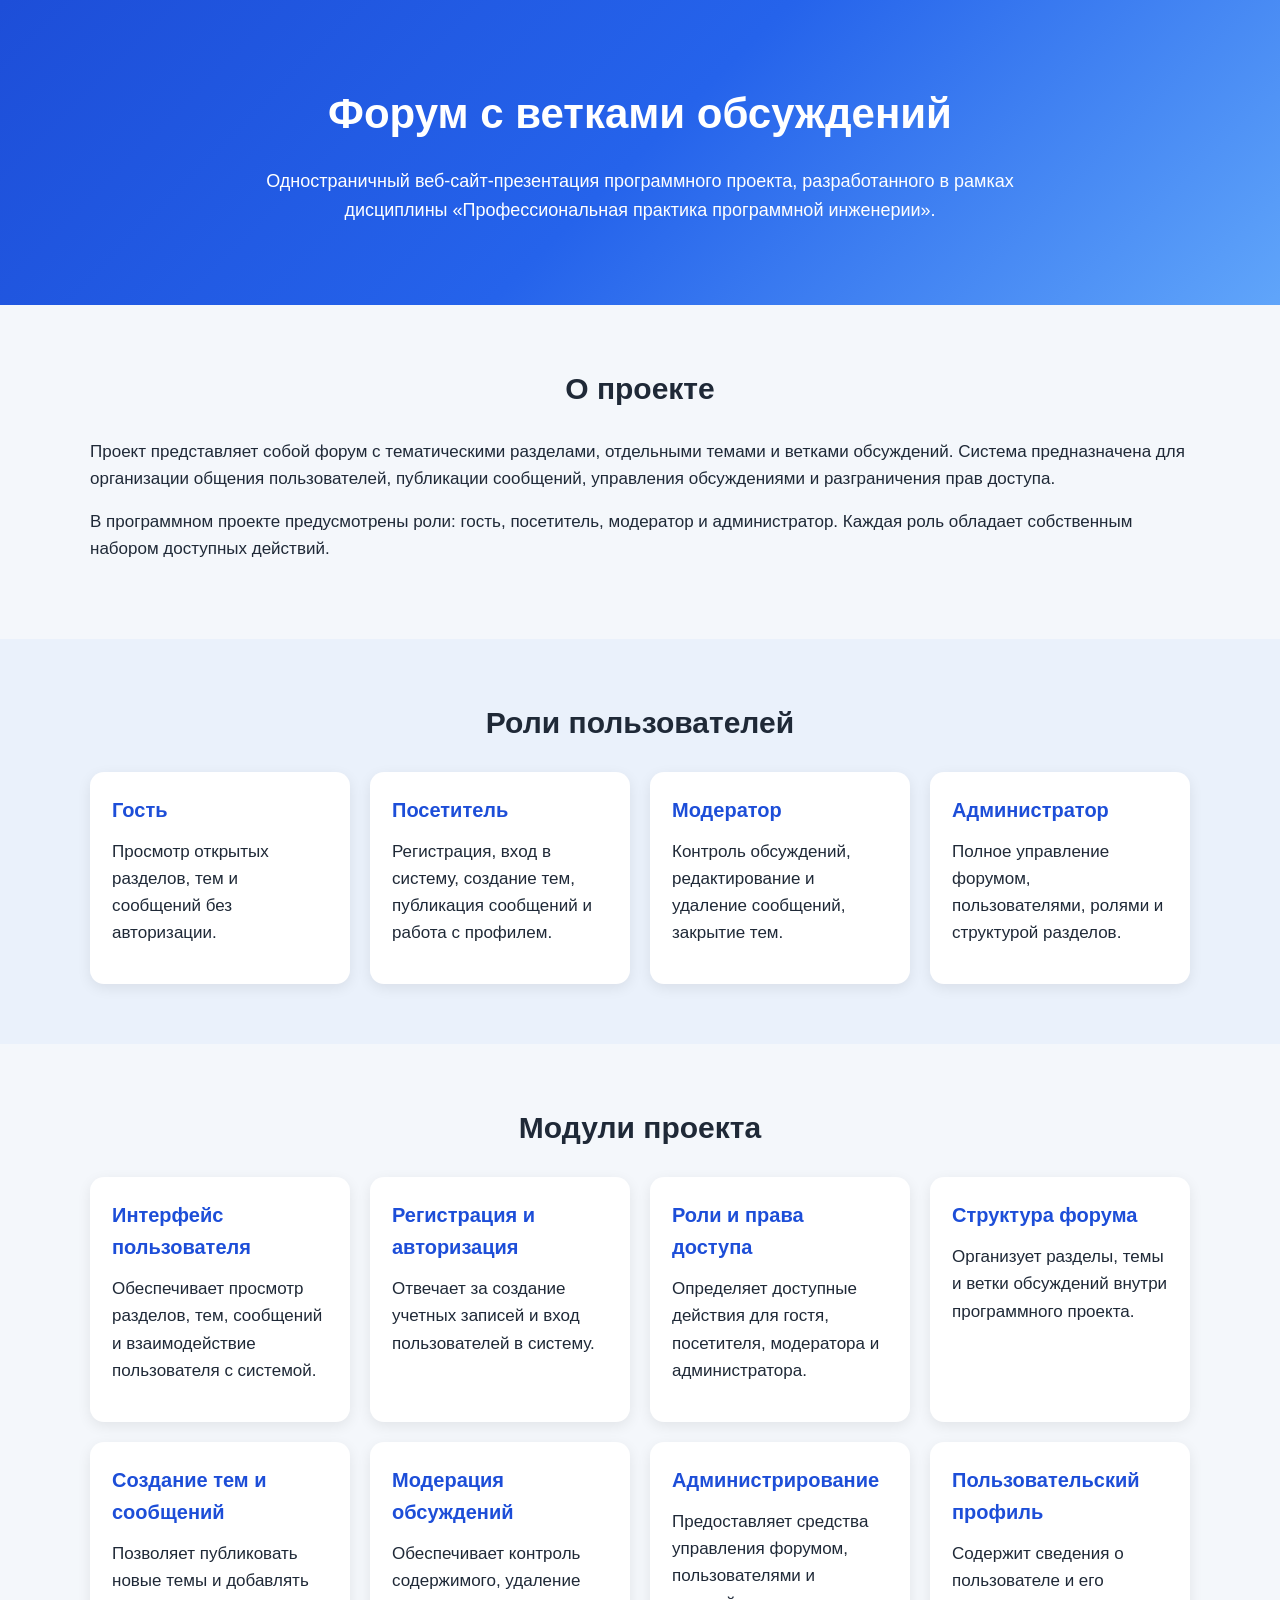
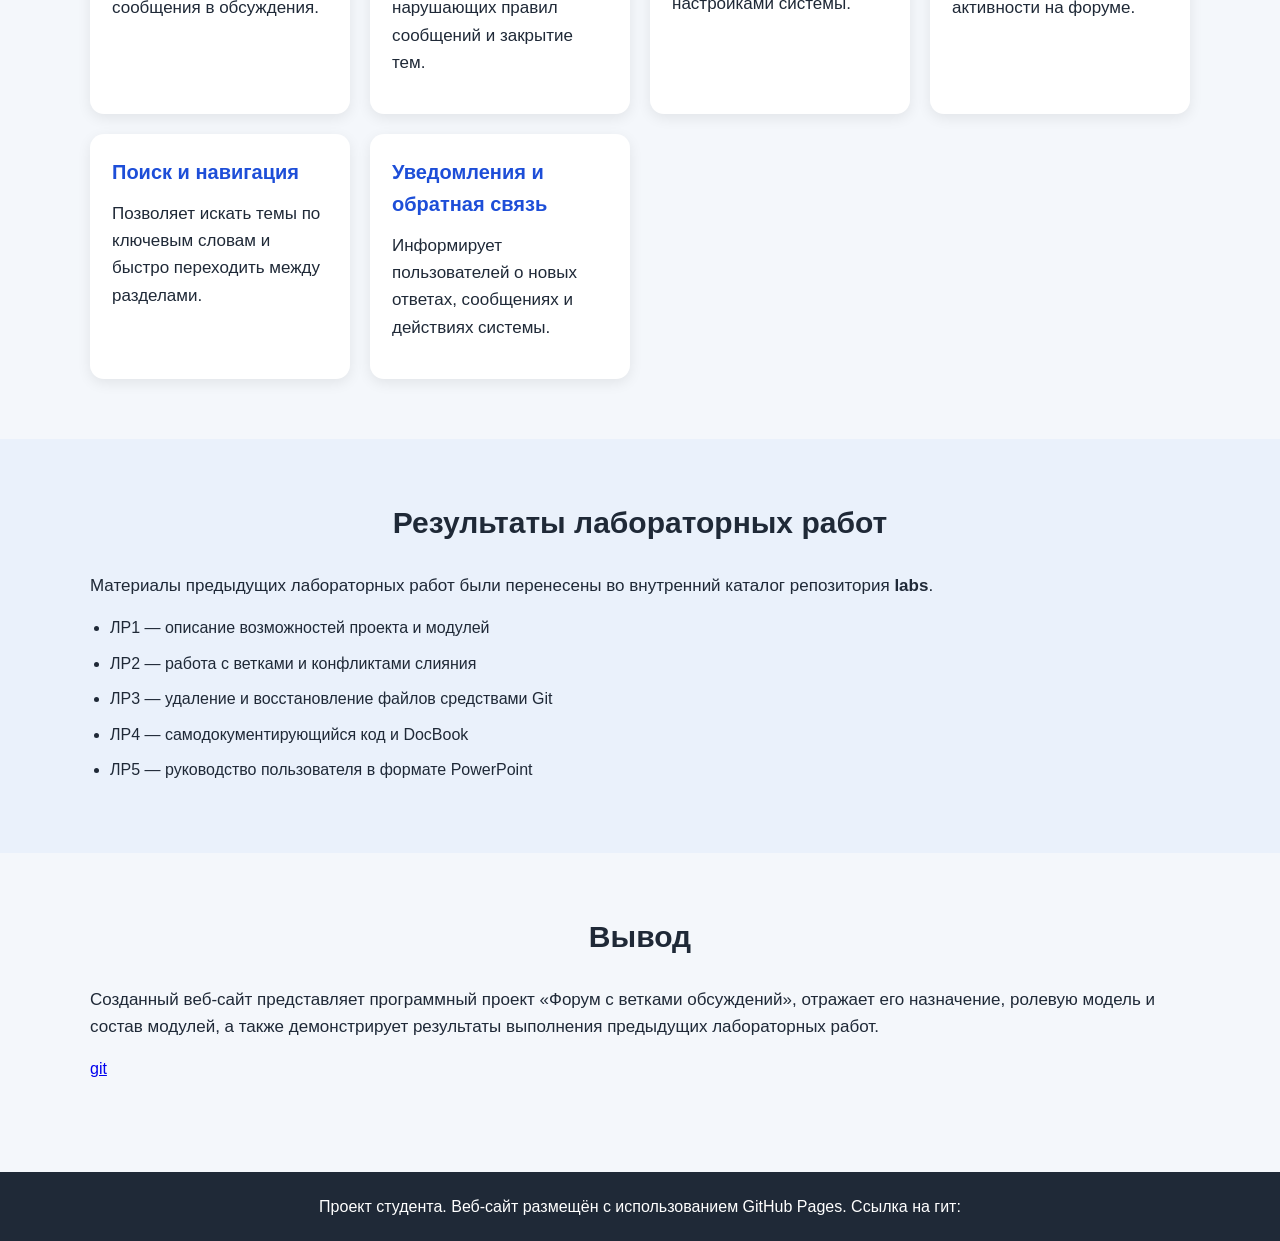
<file: index.html>
<!DOCTYPE html>
<html lang="ru">
<head>
    <meta charset="UTF-8">
    <meta name="viewport" content="width=device-width, initial-scale=1.0">
    <title>Форум с ветками обсуждений</title>
    <link rel="stylesheet" href="style.css">
</head>
<body>
    <header class="hero">
        <div class="container">
            <h1>Форум с ветками обсуждений</h1>
            <p class="subtitle">
                Одностраничный веб-сайт-презентация программного проекта,
                разработанного в рамках дисциплины
                «Профессиональная практика программной инженерии».
            </p>
        </div>
    </header>

    <main>
        <section class="section">
            <div class="container">
                <h2>О проекте</h2>
                <p>
                    Проект представляет собой форум с тематическими разделами,
                    отдельными темами и ветками обсуждений. Система предназначена
                    для организации общения пользователей, публикации сообщений,
                    управления обсуждениями и разграничения прав доступа.
                </p>
                <p>
                    В программном проекте предусмотрены роли: гость, посетитель,
                    модератор и администратор. Каждая роль обладает собственным
                    набором доступных действий.
                </p>
            </div>
        </section>

        <section class="section alt">
            <div class="container">
                <h2>Роли пользователей</h2>
                <div class="cards">
                    <div class="card">
                        <h3>Гость</h3>
                        <p>Просмотр открытых разделов, тем и сообщений без авторизации.</p>
                    </div>
                    <div class="card">
                        <h3>Посетитель</h3>
                        <p>Регистрация, вход в систему, создание тем, публикация сообщений и работа с профилем.</p>
                    </div>
                    <div class="card">
                        <h3>Модератор</h3>
                        <p>Контроль обсуждений, редактирование и удаление сообщений, закрытие тем.</p>
                    </div>
                    <div class="card">
                        <h3>Администратор</h3>
                        <p>Полное управление форумом, пользователями, ролями и структурой разделов.</p>
                    </div>
                </div>
            </div>
        </section>

        <section class="section">
            <div class="container">
                <h2>Модули проекта</h2>
                <div class="cards">
                    <div class="card">
                        <h3>Интерфейс пользователя</h3>
                        <p>Обеспечивает просмотр разделов, тем, сообщений и взаимодействие пользователя с системой.</p>
                    </div>
                    <div class="card">
                        <h3>Регистрация и авторизация</h3>
                        <p>Отвечает за создание учетных записей и вход пользователей в систему.</p>
                    </div>
                    <div class="card">
                        <h3>Роли и права доступа</h3>
                        <p>Определяет доступные действия для гостя, посетителя, модератора и администратора.</p>
                    </div>
                    <div class="card">
                        <h3>Структура форума</h3>
                        <p>Организует разделы, темы и ветки обсуждений внутри программного проекта.</p>
                    </div>
                    <div class="card">
                        <h3>Создание тем и сообщений</h3>
                        <p>Позволяет публиковать новые темы и добавлять сообщения в обсуждения.</p>
                    </div>
                    <div class="card">
                        <h3>Модерация обсуждений</h3>
                        <p>Обеспечивает контроль содержимого, удаление нарушающих правил сообщений и закрытие тем.</p>
                    </div>
                    <div class="card">
                        <h3>Администрирование</h3>
                        <p>Предоставляет средства управления форумом, пользователями и настройками системы.</p>
                    </div>
                    <div class="card">
                        <h3>Пользовательский профиль</h3>
                        <p>Содержит сведения о пользователе и его активности на форуме.</p>
                    </div>
                    <div class="card">
                        <h3>Поиск и навигация</h3>
                        <p>Позволяет искать темы по ключевым словам и быстро переходить между разделами.</p>
                    </div>
                    <div class="card">
                        <h3>Уведомления и обратная связь</h3>
                        <p>Информирует пользователей о новых ответах, сообщениях и действиях системы.</p>
                    </div>
                </div>
            </div>
        </section>

        <section class="section alt">
            <div class="container">
                <h2>Результаты лабораторных работ</h2>
                <p>
                    Материалы предыдущих лабораторных работ были перенесены
                    во внутренний каталог репозитория <strong>labs</strong>.
                </p>
                <ul class="lab-list">
                    <li>ЛР1 — описание возможностей проекта и модулей</li>
                    <li>ЛР2 — работа с ветками и конфликтами слияния</li>
                    <li>ЛР3 — удаление и восстановление файлов средствами Git</li>
                    <li>ЛР4 — самодокументирующийся код и DocBook</li>
                    <li>ЛР5 — руководство пользователя в формате PowerPoint</li>
                </ul>
            </div>
        </section>

        <section class="section">
            <div class="container">
                <h2>Вывод</h2>
                <p>
                    Созданный веб-сайт представляет программный проект
                    «Форум с ветками обсуждений», отражает его назначение,
                    ролевую модель и состав модулей, а также демонстрирует
                    результаты выполнения предыдущих лабораторных работ.
                </p>
				<a href=" https://github.com/triplesad/laborator1"> git </a>
            </div>
        </section>
    </main>

    <footer class="footer">
        <div class="container">
            <p>Проект студента. Веб-сайт размещён с использованием GitHub Pages. Ссылка на гит:</p>
        </div>
    </footer>
</body>
</html>
</file>
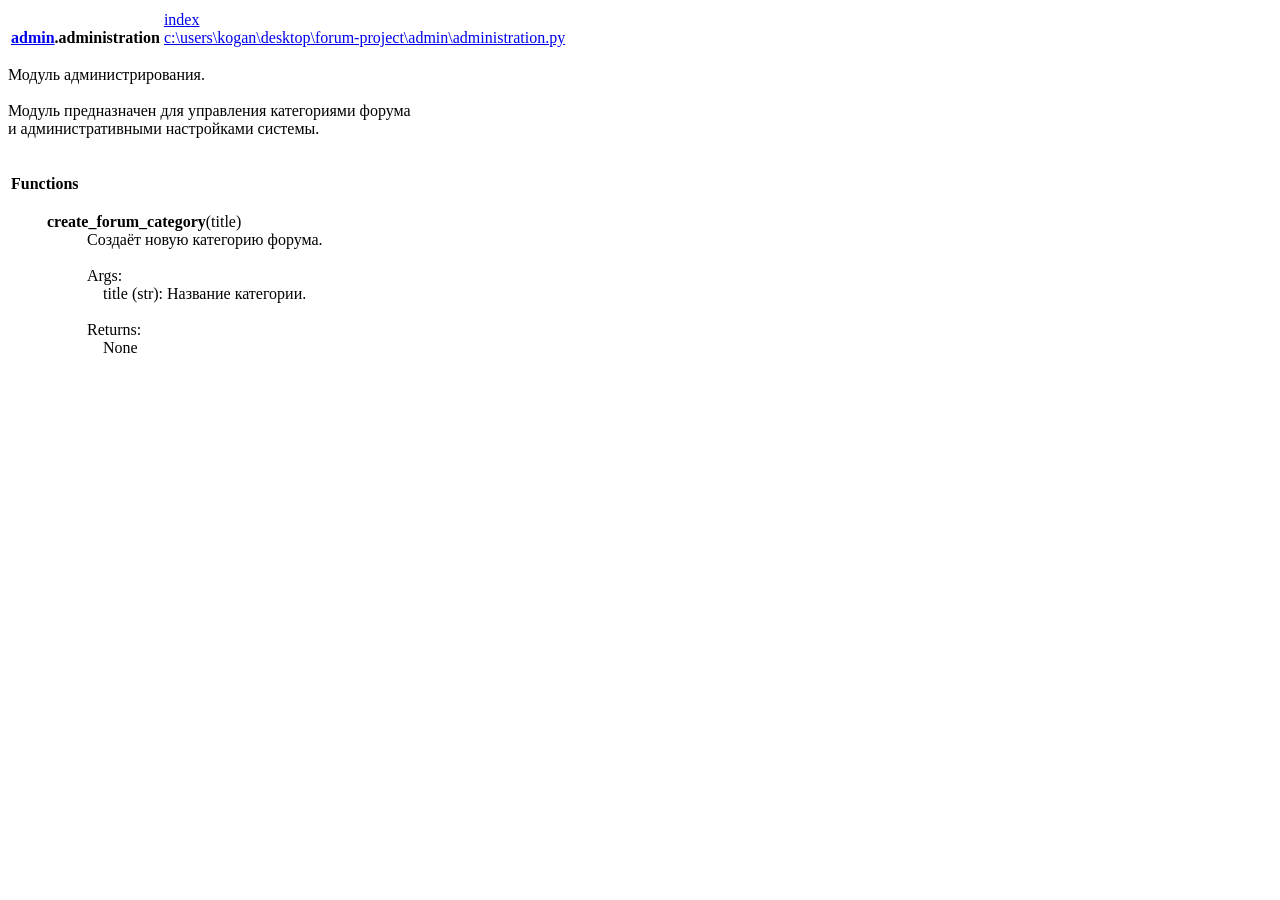
<file: docs/admin.administration.html>
<!DOCTYPE html>
<html lang="en">
<head>
<meta charset="utf-8">
<title>Python: module admin.administration</title>
</head><body>

<table class="heading">
<tr class="heading-text decor">
<td class="title">&nbsp;<br><strong class="title"><a href="admin.html" class="white">admin</a>.administration</strong></td>
<td class="extra"><a href=".">index</a><br><a href="file:c%3A%5Cusers%5Ckogan%5Cdesktop%5Cforum-project%5Cadmin%5Cadministration.py">c:\users\kogan\desktop\forum-project\admin\administration.py</a></td></tr></table>
    <p><span class="code">Модуль&nbsp;администрирования.<br>
&nbsp;<br>
Модуль&nbsp;предназначен&nbsp;для&nbsp;управления&nbsp;категориями&nbsp;форума<br>
и&nbsp;административными&nbsp;настройками&nbsp;системы.</span></p>
<p>
<table class="section">
<tr class="decor functions-decor heading-text">
<td class="section-title" colspan=3>&nbsp;<br><strong class="bigsection">Functions</strong></td></tr>
    
<tr><td class="decor functions-decor"><span class="code">&nbsp;&nbsp;&nbsp;&nbsp;&nbsp;&nbsp;</span></td><td>&nbsp;</td>
<td class="singlecolumn"><dl><dt><a name="-create_forum_category"><strong>create_forum_category</strong></a>(title)</dt><dd><span class="code">Создаёт&nbsp;новую&nbsp;категорию&nbsp;форума.<br>
&nbsp;<br>
Args:<br>
&nbsp;&nbsp;&nbsp;&nbsp;title&nbsp;(str):&nbsp;Название&nbsp;категории.<br>
&nbsp;<br>
Returns:<br>
&nbsp;&nbsp;&nbsp;&nbsp;None</span></dd></dl>
</td></tr></table>
</body></html>
</file>
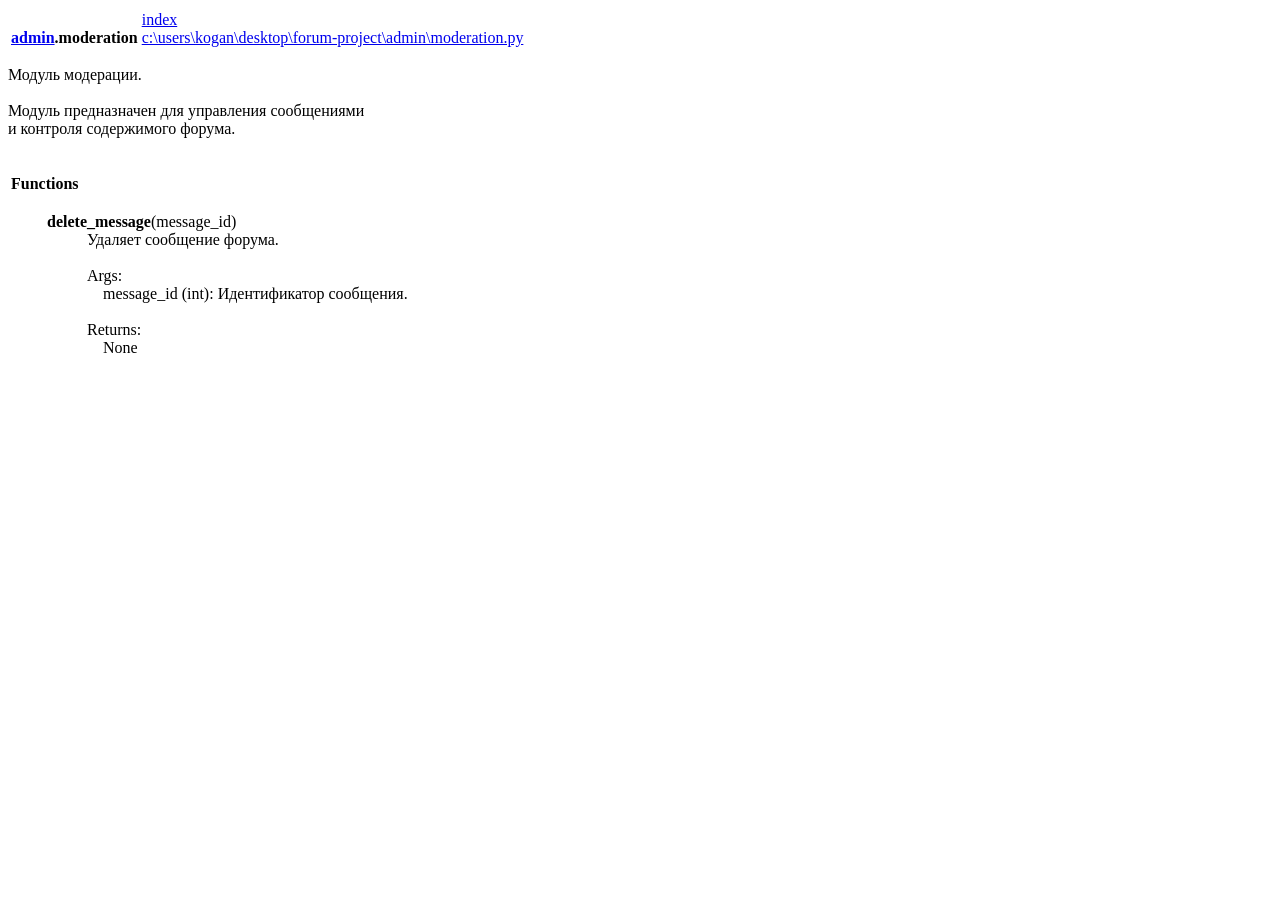
<file: docs/admin.moderation.html>
<!DOCTYPE html>
<html lang="en">
<head>
<meta charset="utf-8">
<title>Python: module admin.moderation</title>
</head><body>

<table class="heading">
<tr class="heading-text decor">
<td class="title">&nbsp;<br><strong class="title"><a href="admin.html" class="white">admin</a>.moderation</strong></td>
<td class="extra"><a href=".">index</a><br><a href="file:c%3A%5Cusers%5Ckogan%5Cdesktop%5Cforum-project%5Cadmin%5Cmoderation.py">c:\users\kogan\desktop\forum-project\admin\moderation.py</a></td></tr></table>
    <p><span class="code">Модуль&nbsp;модерации.<br>
&nbsp;<br>
Модуль&nbsp;предназначен&nbsp;для&nbsp;управления&nbsp;сообщениями<br>
и&nbsp;контроля&nbsp;содержимого&nbsp;форума.</span></p>
<p>
<table class="section">
<tr class="decor functions-decor heading-text">
<td class="section-title" colspan=3>&nbsp;<br><strong class="bigsection">Functions</strong></td></tr>
    
<tr><td class="decor functions-decor"><span class="code">&nbsp;&nbsp;&nbsp;&nbsp;&nbsp;&nbsp;</span></td><td>&nbsp;</td>
<td class="singlecolumn"><dl><dt><a name="-delete_message"><strong>delete_message</strong></a>(message_id)</dt><dd><span class="code">Удаляет&nbsp;сообщение&nbsp;форума.<br>
&nbsp;<br>
Args:<br>
&nbsp;&nbsp;&nbsp;&nbsp;message_id&nbsp;(int):&nbsp;Идентификатор&nbsp;сообщения.<br>
&nbsp;<br>
Returns:<br>
&nbsp;&nbsp;&nbsp;&nbsp;None</span></dd></dl>
</td></tr></table>
</body></html>
</file>
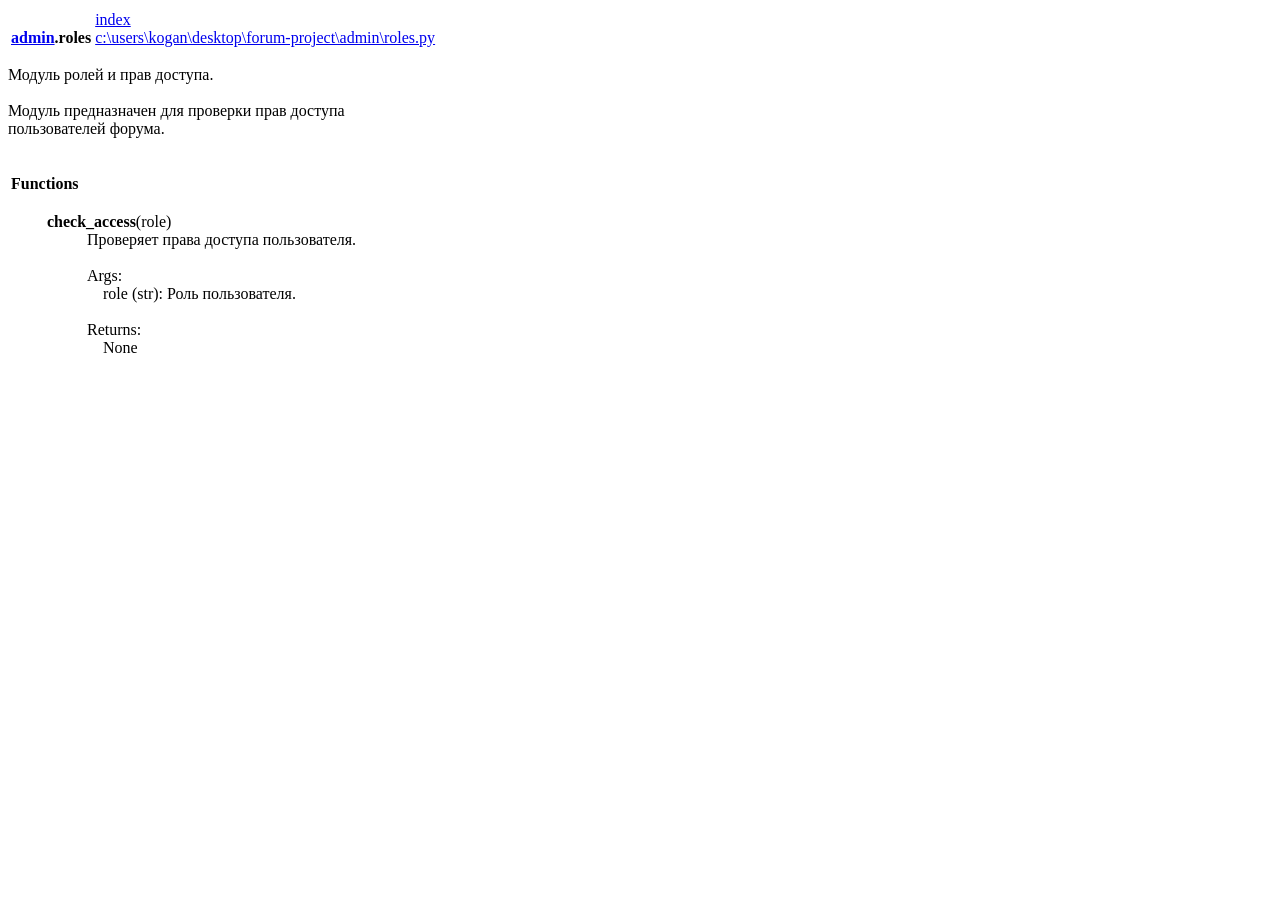
<file: docs/admin.roles.html>
<!DOCTYPE html>
<html lang="en">
<head>
<meta charset="utf-8">
<title>Python: module admin.roles</title>
</head><body>

<table class="heading">
<tr class="heading-text decor">
<td class="title">&nbsp;<br><strong class="title"><a href="admin.html" class="white">admin</a>.roles</strong></td>
<td class="extra"><a href=".">index</a><br><a href="file:c%3A%5Cusers%5Ckogan%5Cdesktop%5Cforum-project%5Cadmin%5Croles.py">c:\users\kogan\desktop\forum-project\admin\roles.py</a></td></tr></table>
    <p><span class="code">Модуль&nbsp;ролей&nbsp;и&nbsp;прав&nbsp;доступа.<br>
&nbsp;<br>
Модуль&nbsp;предназначен&nbsp;для&nbsp;проверки&nbsp;прав&nbsp;доступа<br>
пользователей&nbsp;форума.</span></p>
<p>
<table class="section">
<tr class="decor functions-decor heading-text">
<td class="section-title" colspan=3>&nbsp;<br><strong class="bigsection">Functions</strong></td></tr>
    
<tr><td class="decor functions-decor"><span class="code">&nbsp;&nbsp;&nbsp;&nbsp;&nbsp;&nbsp;</span></td><td>&nbsp;</td>
<td class="singlecolumn"><dl><dt><a name="-check_access"><strong>check_access</strong></a>(role)</dt><dd><span class="code">Проверяет&nbsp;права&nbsp;доступа&nbsp;пользователя.<br>
&nbsp;<br>
Args:<br>
&nbsp;&nbsp;&nbsp;&nbsp;role&nbsp;(str):&nbsp;Роль&nbsp;пользователя.<br>
&nbsp;<br>
Returns:<br>
&nbsp;&nbsp;&nbsp;&nbsp;None</span></dd></dl>
</td></tr></table>
</body></html>
</file>
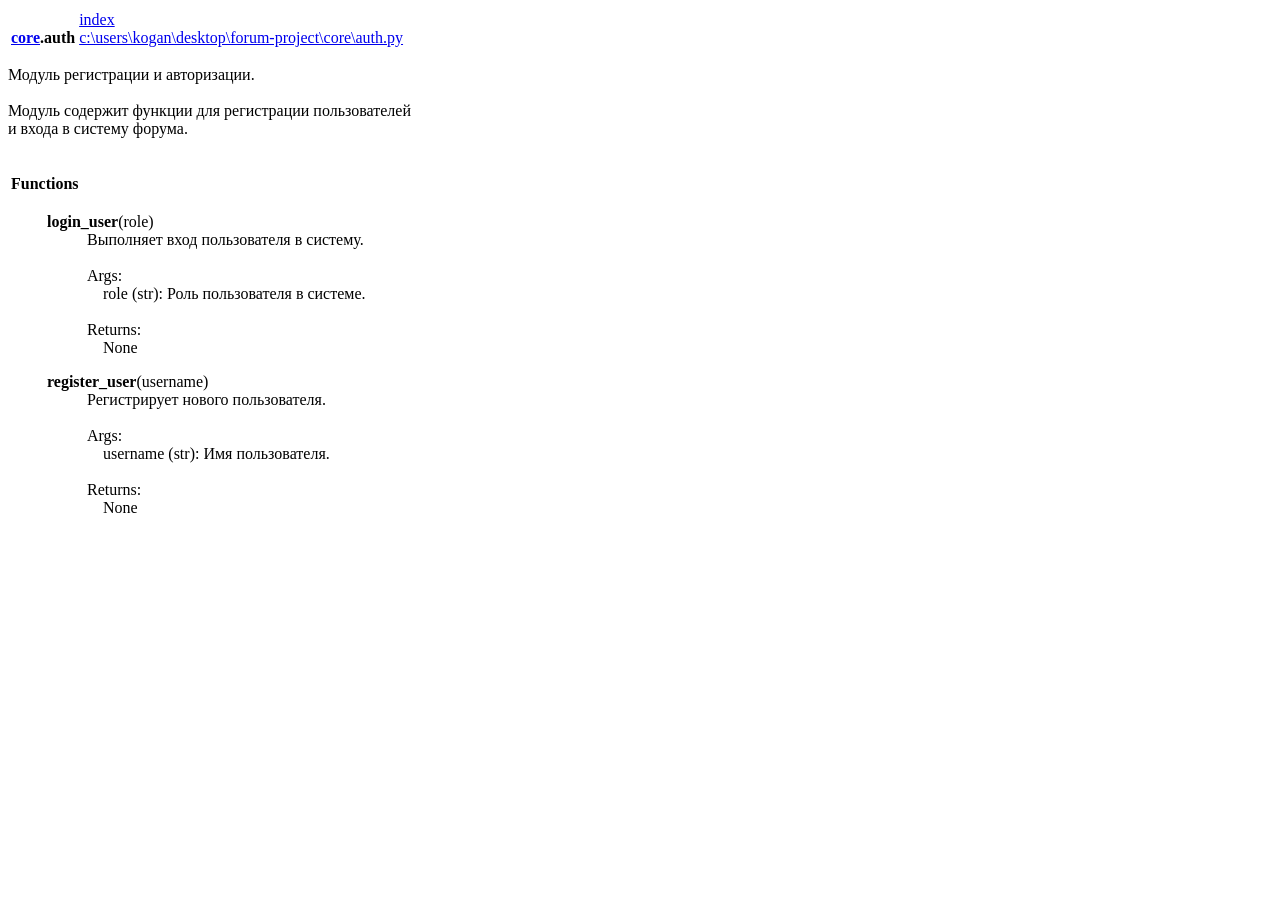
<file: docs/core.auth.html>
<!DOCTYPE html>
<html lang="en">
<head>
<meta charset="utf-8">
<title>Python: module core.auth</title>
</head><body>

<table class="heading">
<tr class="heading-text decor">
<td class="title">&nbsp;<br><strong class="title"><a href="core.html" class="white">core</a>.auth</strong></td>
<td class="extra"><a href=".">index</a><br><a href="file:c%3A%5Cusers%5Ckogan%5Cdesktop%5Cforum-project%5Ccore%5Cauth.py">c:\users\kogan\desktop\forum-project\core\auth.py</a></td></tr></table>
    <p><span class="code">Модуль&nbsp;регистрации&nbsp;и&nbsp;авторизации.<br>
&nbsp;<br>
Модуль&nbsp;содержит&nbsp;функции&nbsp;для&nbsp;регистрации&nbsp;пользователей<br>
и&nbsp;входа&nbsp;в&nbsp;систему&nbsp;форума.</span></p>
<p>
<table class="section">
<tr class="decor functions-decor heading-text">
<td class="section-title" colspan=3>&nbsp;<br><strong class="bigsection">Functions</strong></td></tr>
    
<tr><td class="decor functions-decor"><span class="code">&nbsp;&nbsp;&nbsp;&nbsp;&nbsp;&nbsp;</span></td><td>&nbsp;</td>
<td class="singlecolumn"><dl><dt><a name="-login_user"><strong>login_user</strong></a>(role)</dt><dd><span class="code">Выполняет&nbsp;вход&nbsp;пользователя&nbsp;в&nbsp;систему.<br>
&nbsp;<br>
Args:<br>
&nbsp;&nbsp;&nbsp;&nbsp;role&nbsp;(str):&nbsp;Роль&nbsp;пользователя&nbsp;в&nbsp;системе.<br>
&nbsp;<br>
Returns:<br>
&nbsp;&nbsp;&nbsp;&nbsp;None</span></dd></dl>
 <dl><dt><a name="-register_user"><strong>register_user</strong></a>(username)</dt><dd><span class="code">Регистрирует&nbsp;нового&nbsp;пользователя.<br>
&nbsp;<br>
Args:<br>
&nbsp;&nbsp;&nbsp;&nbsp;username&nbsp;(str):&nbsp;Имя&nbsp;пользователя.<br>
&nbsp;<br>
Returns:<br>
&nbsp;&nbsp;&nbsp;&nbsp;None</span></dd></dl>
</td></tr></table>
</body></html>
</file>
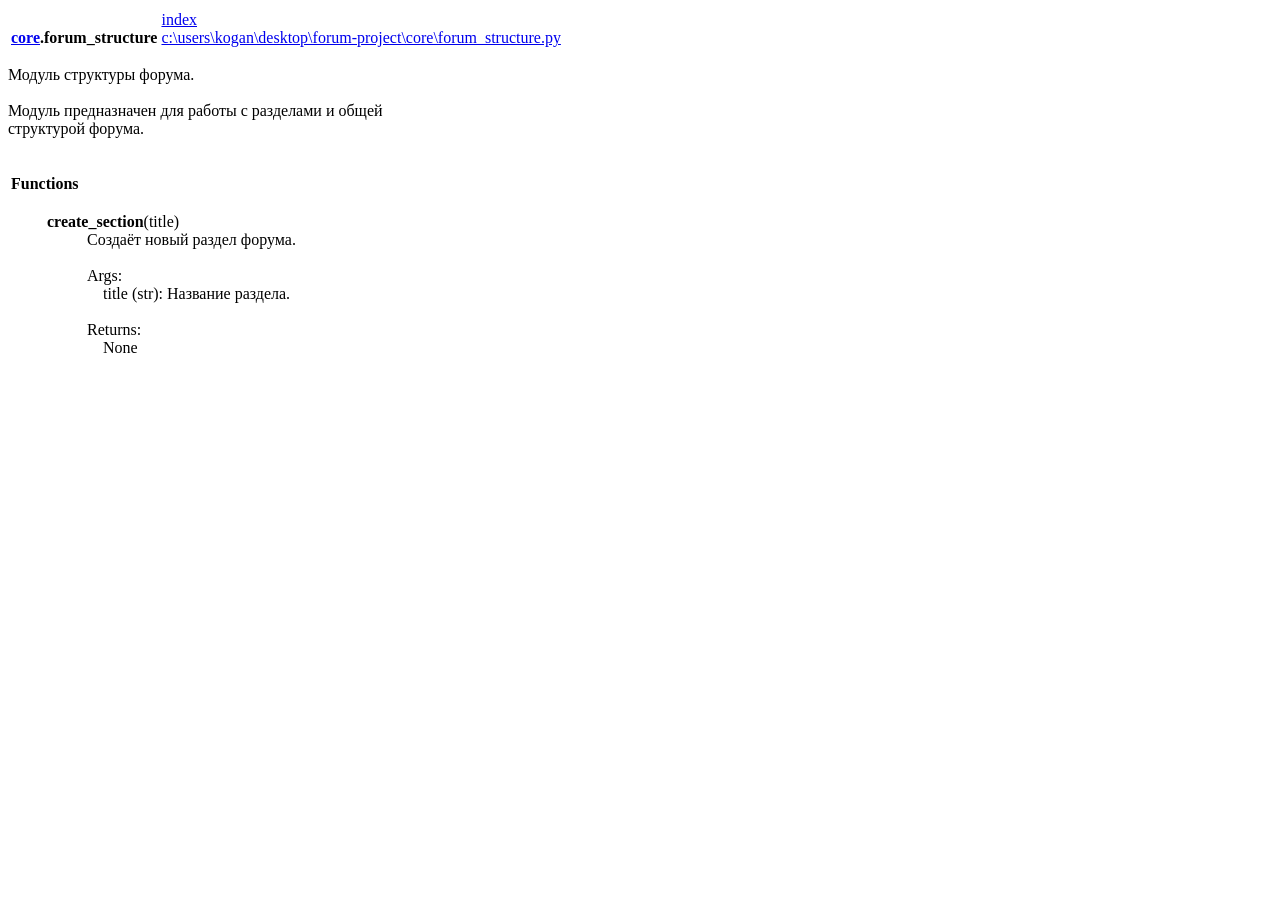
<file: docs/core.forum_structure.html>
<!DOCTYPE html>
<html lang="en">
<head>
<meta charset="utf-8">
<title>Python: module core.forum_structure</title>
</head><body>

<table class="heading">
<tr class="heading-text decor">
<td class="title">&nbsp;<br><strong class="title"><a href="core.html" class="white">core</a>.forum_structure</strong></td>
<td class="extra"><a href=".">index</a><br><a href="file:c%3A%5Cusers%5Ckogan%5Cdesktop%5Cforum-project%5Ccore%5Cforum_structure.py">c:\users\kogan\desktop\forum-project\core\forum_structure.py</a></td></tr></table>
    <p><span class="code">Модуль&nbsp;структуры&nbsp;форума.<br>
&nbsp;<br>
Модуль&nbsp;предназначен&nbsp;для&nbsp;работы&nbsp;с&nbsp;разделами&nbsp;и&nbsp;общей<br>
структурой&nbsp;форума.</span></p>
<p>
<table class="section">
<tr class="decor functions-decor heading-text">
<td class="section-title" colspan=3>&nbsp;<br><strong class="bigsection">Functions</strong></td></tr>
    
<tr><td class="decor functions-decor"><span class="code">&nbsp;&nbsp;&nbsp;&nbsp;&nbsp;&nbsp;</span></td><td>&nbsp;</td>
<td class="singlecolumn"><dl><dt><a name="-create_section"><strong>create_section</strong></a>(title)</dt><dd><span class="code">Создаёт&nbsp;новый&nbsp;раздел&nbsp;форума.<br>
&nbsp;<br>
Args:<br>
&nbsp;&nbsp;&nbsp;&nbsp;title&nbsp;(str):&nbsp;Название&nbsp;раздела.<br>
&nbsp;<br>
Returns:<br>
&nbsp;&nbsp;&nbsp;&nbsp;None</span></dd></dl>
</td></tr></table>
</body></html>
</file>
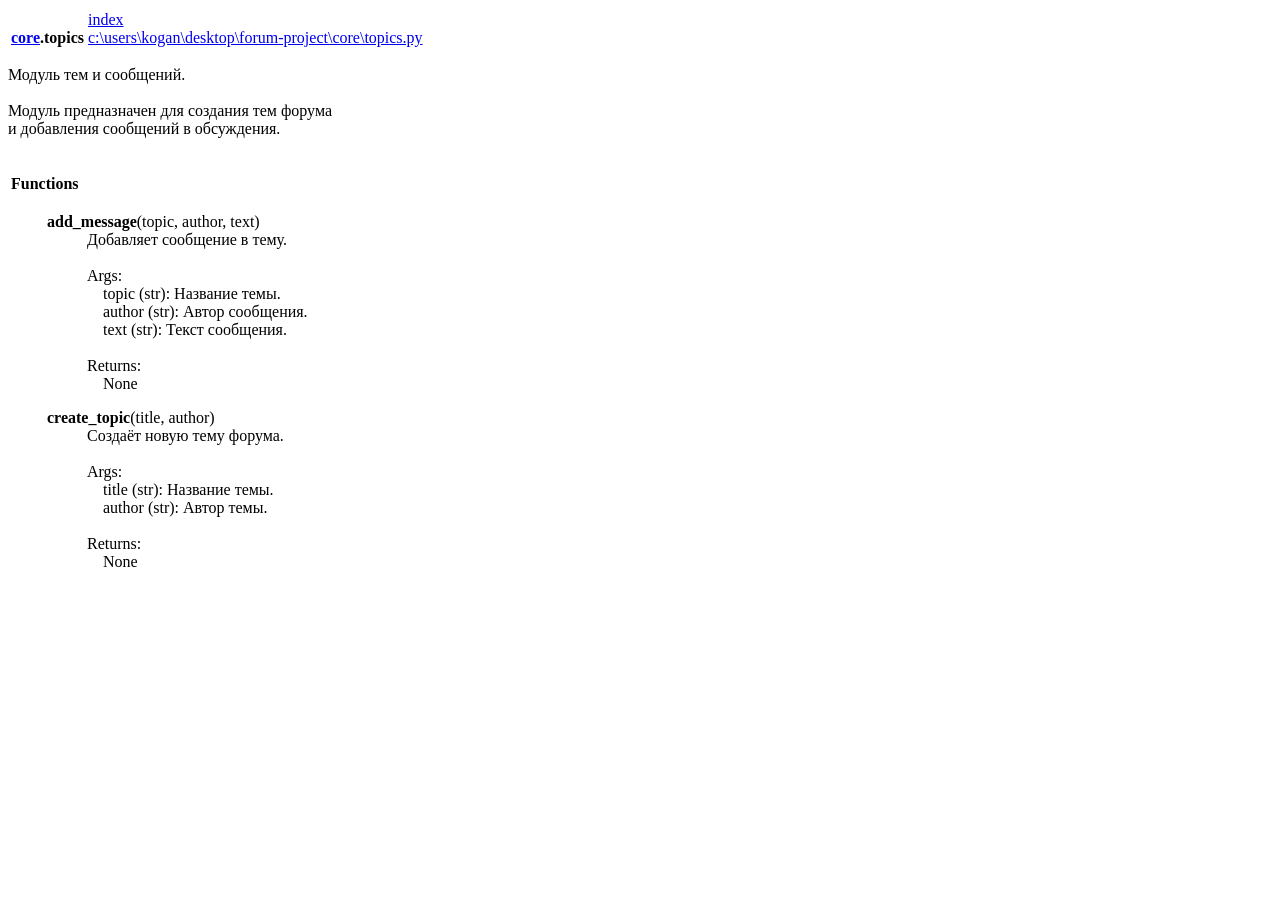
<file: docs/core.topics.html>
<!DOCTYPE html>
<html lang="en">
<head>
<meta charset="utf-8">
<title>Python: module core.topics</title>
</head><body>

<table class="heading">
<tr class="heading-text decor">
<td class="title">&nbsp;<br><strong class="title"><a href="core.html" class="white">core</a>.topics</strong></td>
<td class="extra"><a href=".">index</a><br><a href="file:c%3A%5Cusers%5Ckogan%5Cdesktop%5Cforum-project%5Ccore%5Ctopics.py">c:\users\kogan\desktop\forum-project\core\topics.py</a></td></tr></table>
    <p><span class="code">Модуль&nbsp;тем&nbsp;и&nbsp;сообщений.<br>
&nbsp;<br>
Модуль&nbsp;предназначен&nbsp;для&nbsp;создания&nbsp;тем&nbsp;форума<br>
и&nbsp;добавления&nbsp;сообщений&nbsp;в&nbsp;обсуждения.</span></p>
<p>
<table class="section">
<tr class="decor functions-decor heading-text">
<td class="section-title" colspan=3>&nbsp;<br><strong class="bigsection">Functions</strong></td></tr>
    
<tr><td class="decor functions-decor"><span class="code">&nbsp;&nbsp;&nbsp;&nbsp;&nbsp;&nbsp;</span></td><td>&nbsp;</td>
<td class="singlecolumn"><dl><dt><a name="-add_message"><strong>add_message</strong></a>(topic, author, text)</dt><dd><span class="code">Добавляет&nbsp;сообщение&nbsp;в&nbsp;тему.<br>
&nbsp;<br>
Args:<br>
&nbsp;&nbsp;&nbsp;&nbsp;topic&nbsp;(str):&nbsp;Название&nbsp;темы.<br>
&nbsp;&nbsp;&nbsp;&nbsp;author&nbsp;(str):&nbsp;Автор&nbsp;сообщения.<br>
&nbsp;&nbsp;&nbsp;&nbsp;text&nbsp;(str):&nbsp;Текст&nbsp;сообщения.<br>
&nbsp;<br>
Returns:<br>
&nbsp;&nbsp;&nbsp;&nbsp;None</span></dd></dl>
 <dl><dt><a name="-create_topic"><strong>create_topic</strong></a>(title, author)</dt><dd><span class="code">Создаёт&nbsp;новую&nbsp;тему&nbsp;форума.<br>
&nbsp;<br>
Args:<br>
&nbsp;&nbsp;&nbsp;&nbsp;title&nbsp;(str):&nbsp;Название&nbsp;темы.<br>
&nbsp;&nbsp;&nbsp;&nbsp;author&nbsp;(str):&nbsp;Автор&nbsp;темы.<br>
&nbsp;<br>
Returns:<br>
&nbsp;&nbsp;&nbsp;&nbsp;None</span></dd></dl>
</td></tr></table>
</body></html>
</file>
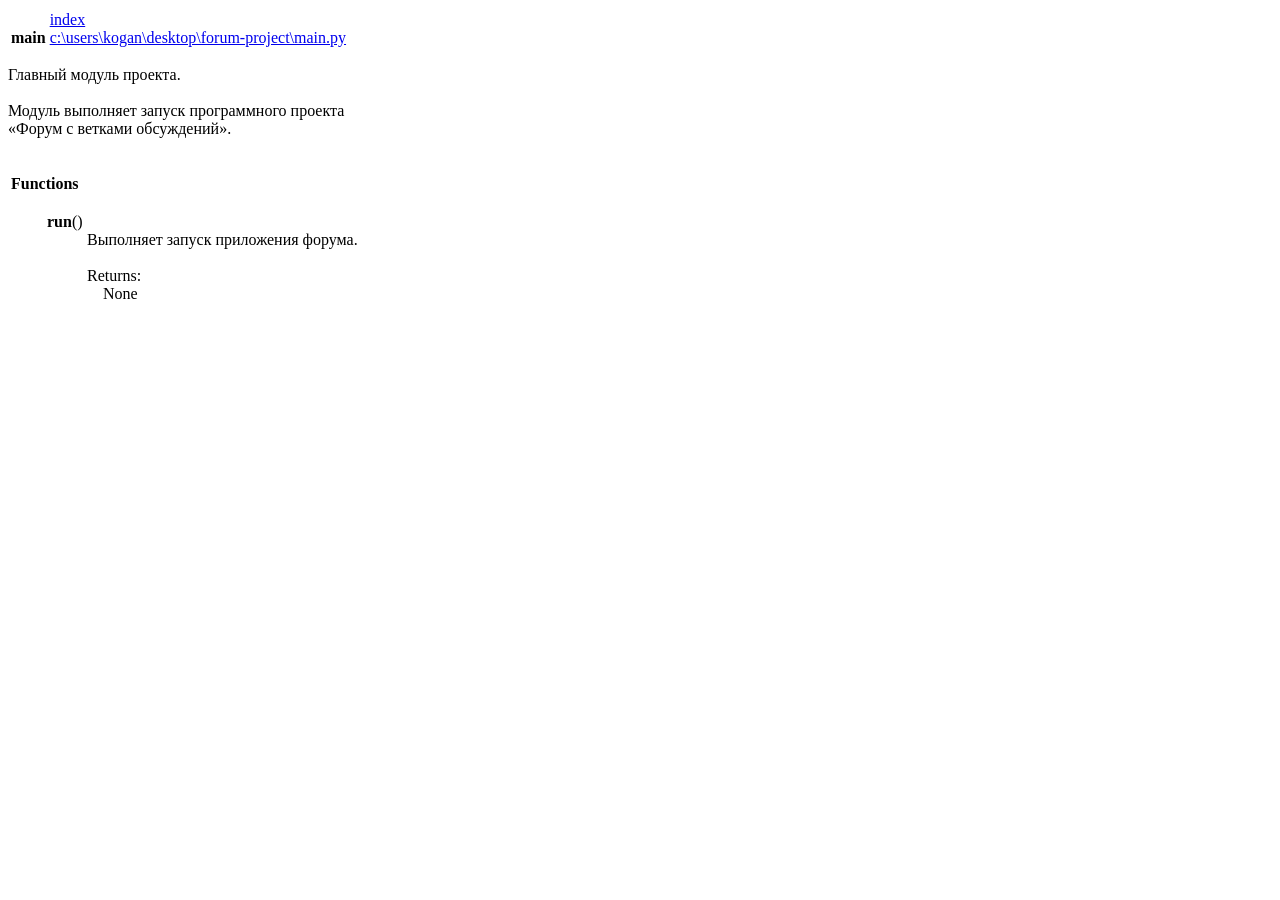
<file: docs/main.html>
<!DOCTYPE html>
<html lang="en">
<head>
<meta charset="utf-8">
<title>Python: module main</title>
</head><body>

<table class="heading">
<tr class="heading-text decor">
<td class="title">&nbsp;<br><strong class="title">main</strong></td>
<td class="extra"><a href=".">index</a><br><a href="file:c%3A%5Cusers%5Ckogan%5Cdesktop%5Cforum-project%5Cmain.py">c:\users\kogan\desktop\forum-project\main.py</a></td></tr></table>
    <p><span class="code">Главный&nbsp;модуль&nbsp;проекта.<br>
&nbsp;<br>
Модуль&nbsp;выполняет&nbsp;запуск&nbsp;программного&nbsp;проекта<br>
«Форум&nbsp;с&nbsp;ветками&nbsp;обсуждений».</span></p>
<p>
<table class="section">
<tr class="decor functions-decor heading-text">
<td class="section-title" colspan=3>&nbsp;<br><strong class="bigsection">Functions</strong></td></tr>
    
<tr><td class="decor functions-decor"><span class="code">&nbsp;&nbsp;&nbsp;&nbsp;&nbsp;&nbsp;</span></td><td>&nbsp;</td>
<td class="singlecolumn"><dl><dt><a name="-run"><strong>run</strong></a>()</dt><dd><span class="code">Выполняет&nbsp;запуск&nbsp;приложения&nbsp;форума.<br>
&nbsp;<br>
Returns:<br>
&nbsp;&nbsp;&nbsp;&nbsp;None</span></dd></dl>
</td></tr></table>
</body></html>
</file>
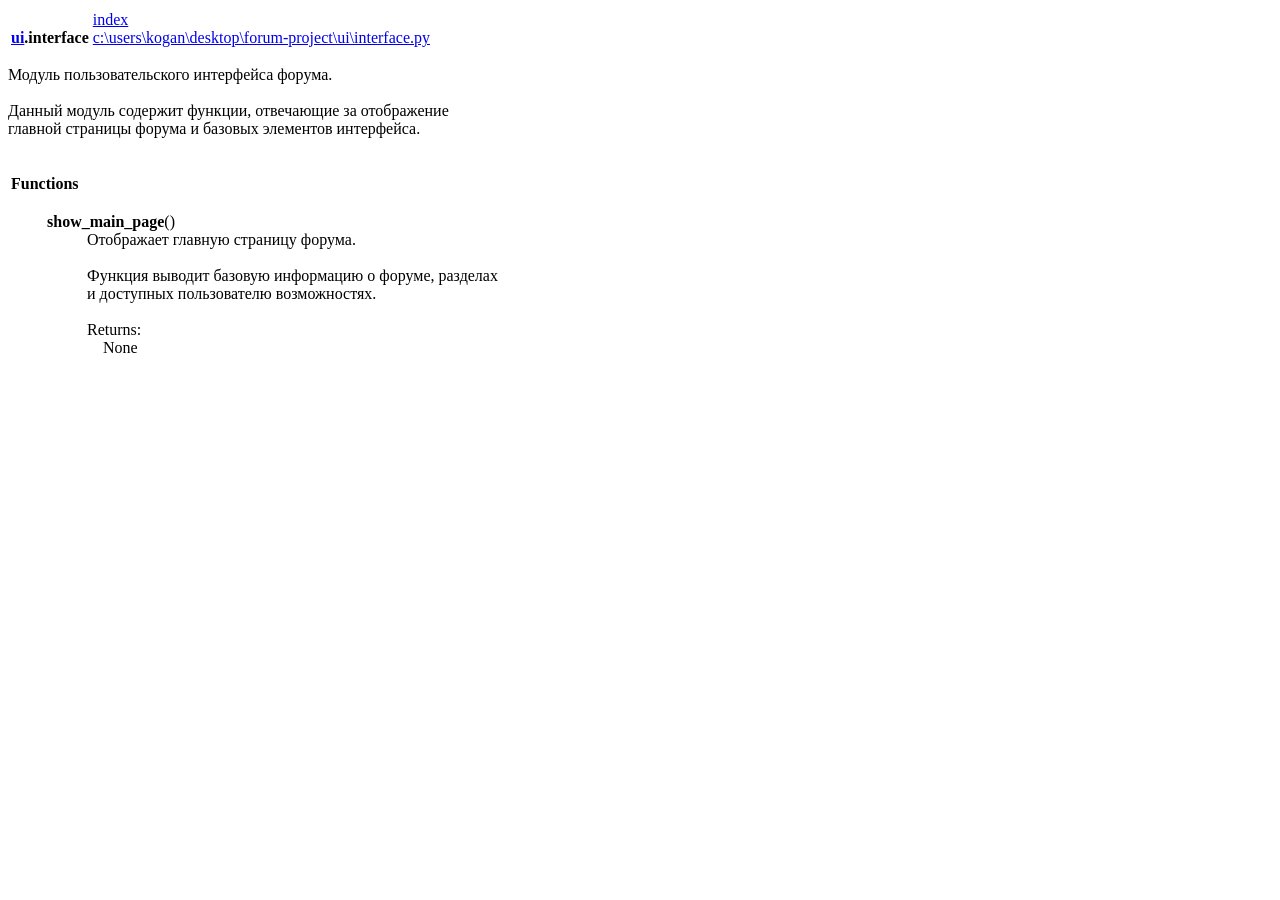
<file: docs/ui.interface.html>
<!DOCTYPE html>
<html lang="en">
<head>
<meta charset="utf-8">
<title>Python: module ui.interface</title>
</head><body>

<table class="heading">
<tr class="heading-text decor">
<td class="title">&nbsp;<br><strong class="title"><a href="ui.html" class="white">ui</a>.interface</strong></td>
<td class="extra"><a href=".">index</a><br><a href="file:c%3A%5Cusers%5Ckogan%5Cdesktop%5Cforum-project%5Cui%5Cinterface.py">c:\users\kogan\desktop\forum-project\ui\interface.py</a></td></tr></table>
    <p><span class="code">Модуль&nbsp;пользовательского&nbsp;интерфейса&nbsp;форума.<br>
&nbsp;<br>
Данный&nbsp;модуль&nbsp;содержит&nbsp;функции,&nbsp;отвечающие&nbsp;за&nbsp;отображение<br>
главной&nbsp;страницы&nbsp;форума&nbsp;и&nbsp;базовых&nbsp;элементов&nbsp;интерфейса.</span></p>
<p>
<table class="section">
<tr class="decor functions-decor heading-text">
<td class="section-title" colspan=3>&nbsp;<br><strong class="bigsection">Functions</strong></td></tr>
    
<tr><td class="decor functions-decor"><span class="code">&nbsp;&nbsp;&nbsp;&nbsp;&nbsp;&nbsp;</span></td><td>&nbsp;</td>
<td class="singlecolumn"><dl><dt><a name="-show_main_page"><strong>show_main_page</strong></a>()</dt><dd><span class="code">Отображает&nbsp;главную&nbsp;страницу&nbsp;форума.<br>
&nbsp;<br>
Функция&nbsp;выводит&nbsp;базовую&nbsp;информацию&nbsp;о&nbsp;форуме,&nbsp;разделах<br>
и&nbsp;доступных&nbsp;пользователю&nbsp;возможностях.<br>
&nbsp;<br>
Returns:<br>
&nbsp;&nbsp;&nbsp;&nbsp;None</span></dd></dl>
</td></tr></table>
</body></html>
</file>
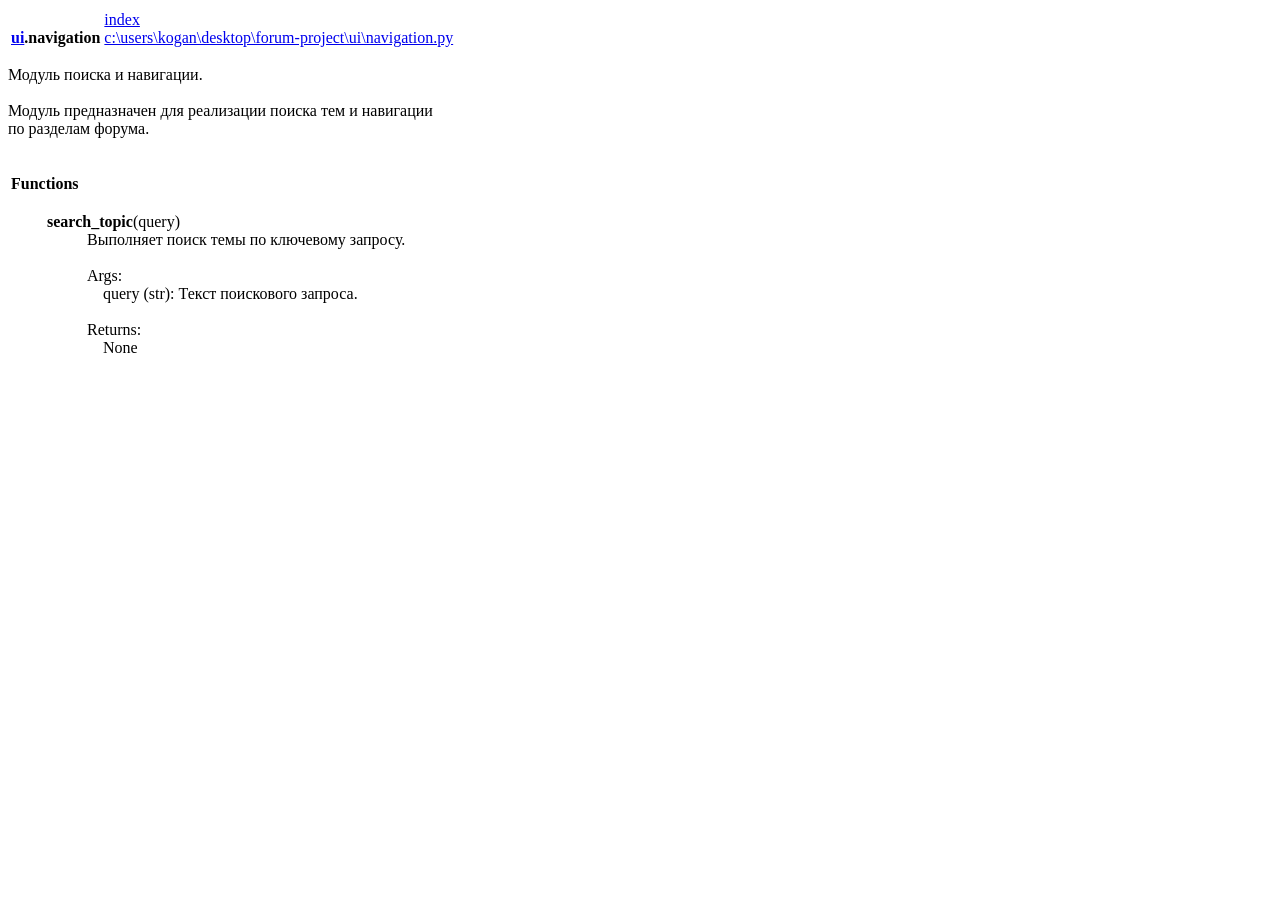
<file: docs/ui.navigation.html>
<!DOCTYPE html>
<html lang="en">
<head>
<meta charset="utf-8">
<title>Python: module ui.navigation</title>
</head><body>

<table class="heading">
<tr class="heading-text decor">
<td class="title">&nbsp;<br><strong class="title"><a href="ui.html" class="white">ui</a>.navigation</strong></td>
<td class="extra"><a href=".">index</a><br><a href="file:c%3A%5Cusers%5Ckogan%5Cdesktop%5Cforum-project%5Cui%5Cnavigation.py">c:\users\kogan\desktop\forum-project\ui\navigation.py</a></td></tr></table>
    <p><span class="code">Модуль&nbsp;поиска&nbsp;и&nbsp;навигации.<br>
&nbsp;<br>
Модуль&nbsp;предназначен&nbsp;для&nbsp;реализации&nbsp;поиска&nbsp;тем&nbsp;и&nbsp;навигации<br>
по&nbsp;разделам&nbsp;форума.</span></p>
<p>
<table class="section">
<tr class="decor functions-decor heading-text">
<td class="section-title" colspan=3>&nbsp;<br><strong class="bigsection">Functions</strong></td></tr>
    
<tr><td class="decor functions-decor"><span class="code">&nbsp;&nbsp;&nbsp;&nbsp;&nbsp;&nbsp;</span></td><td>&nbsp;</td>
<td class="singlecolumn"><dl><dt><a name="-search_topic"><strong>search_topic</strong></a>(query)</dt><dd><span class="code">Выполняет&nbsp;поиск&nbsp;темы&nbsp;по&nbsp;ключевому&nbsp;запросу.<br>
&nbsp;<br>
Args:<br>
&nbsp;&nbsp;&nbsp;&nbsp;query&nbsp;(str):&nbsp;Текст&nbsp;поискового&nbsp;запроса.<br>
&nbsp;<br>
Returns:<br>
&nbsp;&nbsp;&nbsp;&nbsp;None</span></dd></dl>
</td></tr></table>
</body></html>
</file>
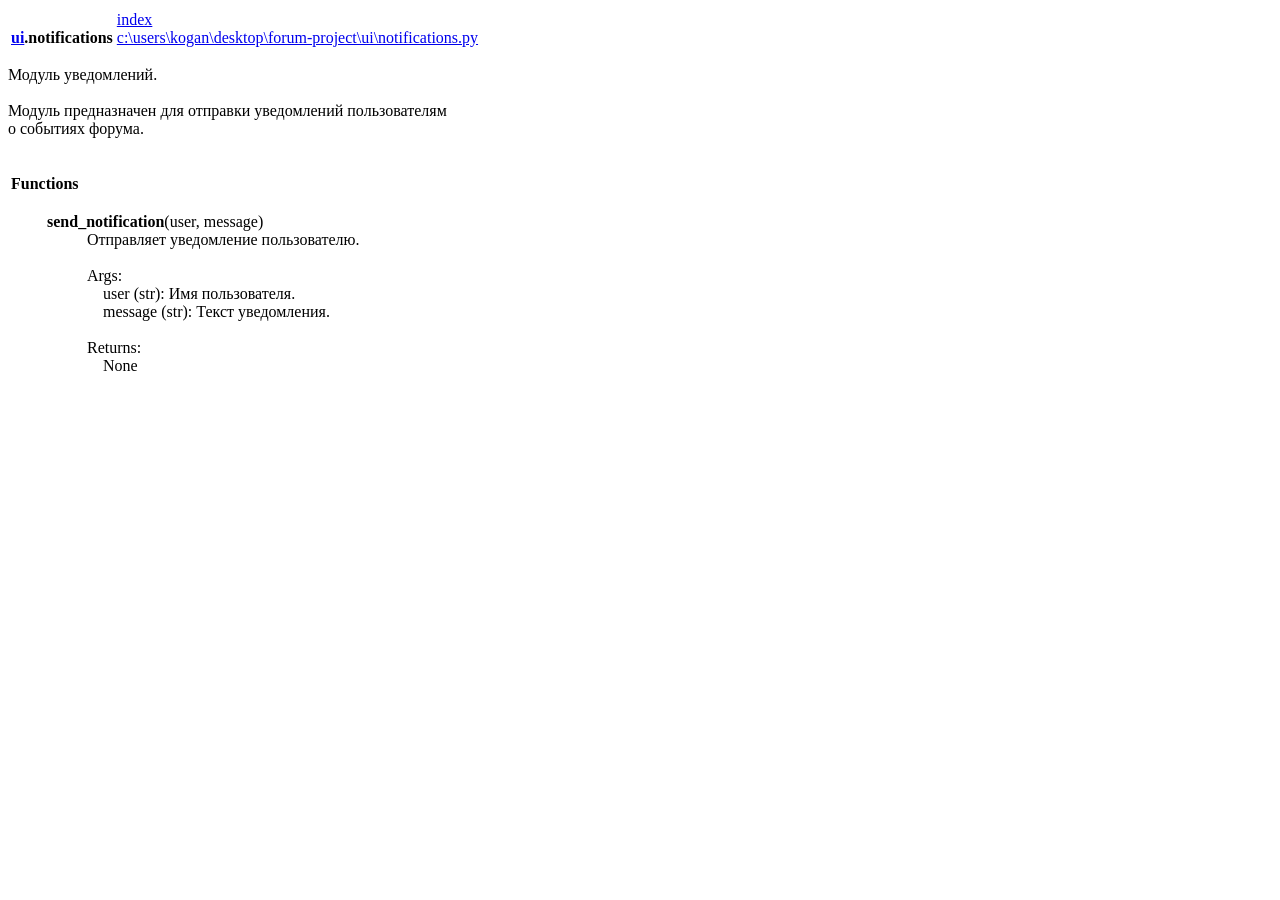
<file: docs/ui.notifications.html>
<!DOCTYPE html>
<html lang="en">
<head>
<meta charset="utf-8">
<title>Python: module ui.notifications</title>
</head><body>

<table class="heading">
<tr class="heading-text decor">
<td class="title">&nbsp;<br><strong class="title"><a href="ui.html" class="white">ui</a>.notifications</strong></td>
<td class="extra"><a href=".">index</a><br><a href="file:c%3A%5Cusers%5Ckogan%5Cdesktop%5Cforum-project%5Cui%5Cnotifications.py">c:\users\kogan\desktop\forum-project\ui\notifications.py</a></td></tr></table>
    <p><span class="code">Модуль&nbsp;уведомлений.<br>
&nbsp;<br>
Модуль&nbsp;предназначен&nbsp;для&nbsp;отправки&nbsp;уведомлений&nbsp;пользователям<br>
о&nbsp;событиях&nbsp;форума.</span></p>
<p>
<table class="section">
<tr class="decor functions-decor heading-text">
<td class="section-title" colspan=3>&nbsp;<br><strong class="bigsection">Functions</strong></td></tr>
    
<tr><td class="decor functions-decor"><span class="code">&nbsp;&nbsp;&nbsp;&nbsp;&nbsp;&nbsp;</span></td><td>&nbsp;</td>
<td class="singlecolumn"><dl><dt><a name="-send_notification"><strong>send_notification</strong></a>(user, message)</dt><dd><span class="code">Отправляет&nbsp;уведомление&nbsp;пользователю.<br>
&nbsp;<br>
Args:<br>
&nbsp;&nbsp;&nbsp;&nbsp;user&nbsp;(str):&nbsp;Имя&nbsp;пользователя.<br>
&nbsp;&nbsp;&nbsp;&nbsp;message&nbsp;(str):&nbsp;Текст&nbsp;уведомления.<br>
&nbsp;<br>
Returns:<br>
&nbsp;&nbsp;&nbsp;&nbsp;None</span></dd></dl>
</td></tr></table>
</body></html>
</file>
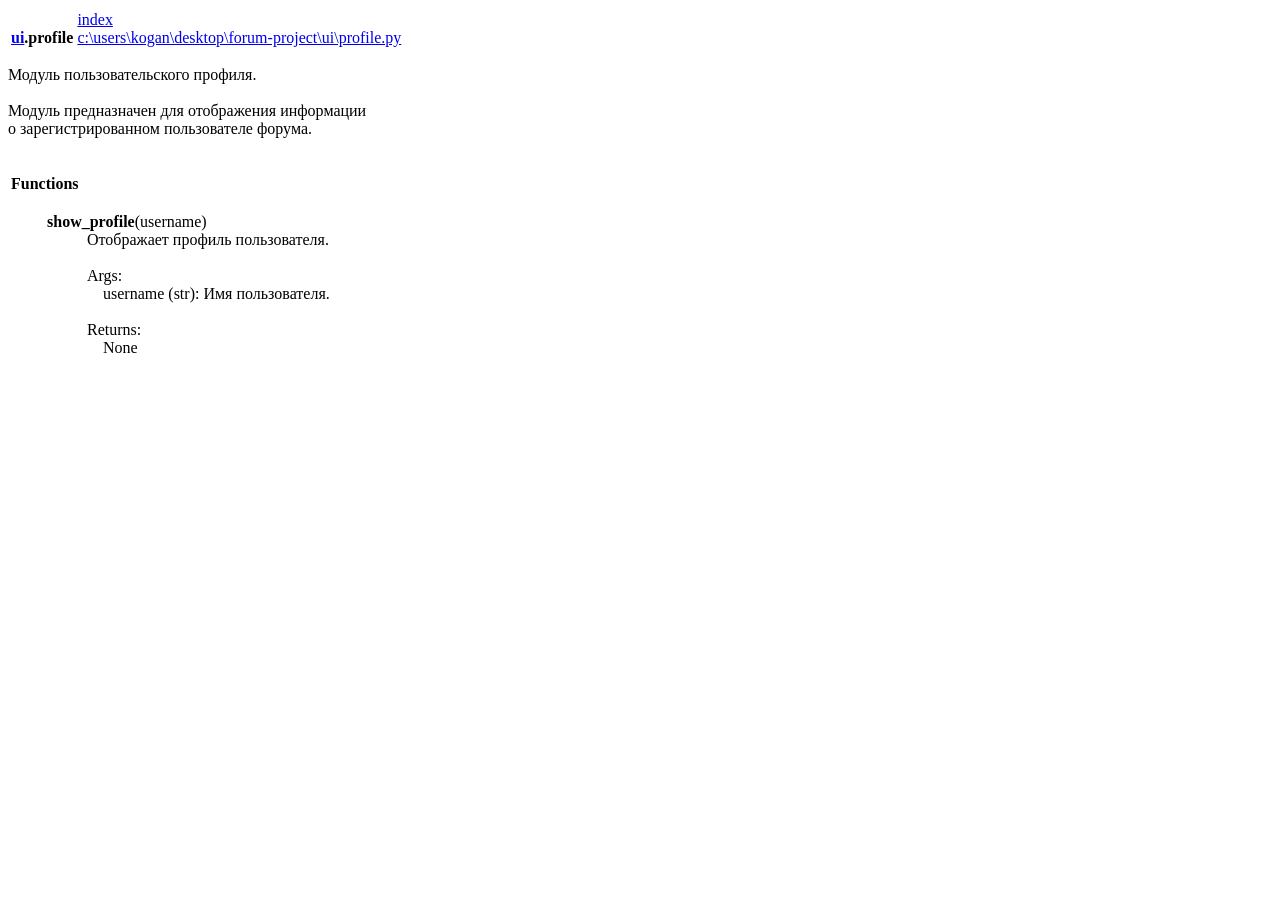
<file: docs/ui.profile.html>
<!DOCTYPE html>
<html lang="en">
<head>
<meta charset="utf-8">
<title>Python: module ui.profile</title>
</head><body>

<table class="heading">
<tr class="heading-text decor">
<td class="title">&nbsp;<br><strong class="title"><a href="ui.html" class="white">ui</a>.profile</strong></td>
<td class="extra"><a href=".">index</a><br><a href="file:c%3A%5Cusers%5Ckogan%5Cdesktop%5Cforum-project%5Cui%5Cprofile.py">c:\users\kogan\desktop\forum-project\ui\profile.py</a></td></tr></table>
    <p><span class="code">Модуль&nbsp;пользовательского&nbsp;профиля.<br>
&nbsp;<br>
Модуль&nbsp;предназначен&nbsp;для&nbsp;отображения&nbsp;информации<br>
о&nbsp;зарегистрированном&nbsp;пользователе&nbsp;форума.</span></p>
<p>
<table class="section">
<tr class="decor functions-decor heading-text">
<td class="section-title" colspan=3>&nbsp;<br><strong class="bigsection">Functions</strong></td></tr>
    
<tr><td class="decor functions-decor"><span class="code">&nbsp;&nbsp;&nbsp;&nbsp;&nbsp;&nbsp;</span></td><td>&nbsp;</td>
<td class="singlecolumn"><dl><dt><a name="-show_profile"><strong>show_profile</strong></a>(username)</dt><dd><span class="code">Отображает&nbsp;профиль&nbsp;пользователя.<br>
&nbsp;<br>
Args:<br>
&nbsp;&nbsp;&nbsp;&nbsp;username&nbsp;(str):&nbsp;Имя&nbsp;пользователя.<br>
&nbsp;<br>
Returns:<br>
&nbsp;&nbsp;&nbsp;&nbsp;None</span></dd></dl>
</td></tr></table>
</body></html>
</file>
<file: style.css>
* {
    box-sizing: border-box;
    margin: 0;
    padding: 0;
}

body {
    font-family: Arial, sans-serif;
    line-height: 1.6;
    background-color: #f4f7fb;
    color: #1f2937;
}

.container {
    width: 90%;
    max-width: 1100px;
    margin: 0 auto;
}

.hero {
    background: linear-gradient(135deg, #1d4ed8, #2563eb, #60a5fa);
    color: white;
    padding: 80px 0;
    text-align: center;
}

.hero h1 {
    font-size: 42px;
    margin-bottom: 20px;
}

.subtitle {
    font-size: 18px;
    max-width: 800px;
    margin: 0 auto;
}

.section {
    padding: 60px 0;
}

.section.alt {
    background-color: #eaf1fb;
}

.section h2 {
    font-size: 30px;
    margin-bottom: 25px;
    text-align: center;
}

.section p {
    margin-bottom: 16px;
    font-size: 17px;
}

.cards {
    display: grid;
    grid-template-columns: repeat(auto-fit, minmax(240px, 1fr));
    gap: 20px;
    margin-top: 25px;
}

.card {
    background: white;
    border-radius: 14px;
    padding: 22px;
    box-shadow: 0 4px 14px rgba(0, 0, 0, 0.08);
}

.card h3 {
    margin-bottom: 12px;
    color: #1d4ed8;
    font-size: 20px;
}

.lab-list {
    margin-top: 15px;
    padding-left: 20px;
}

.lab-list li {
    margin-bottom: 10px;
}

.footer {
    background-color: #1f2937;
    color: white;
    text-align: center;
    padding: 22px 0;
    margin-top: 30px;
}
</file>
